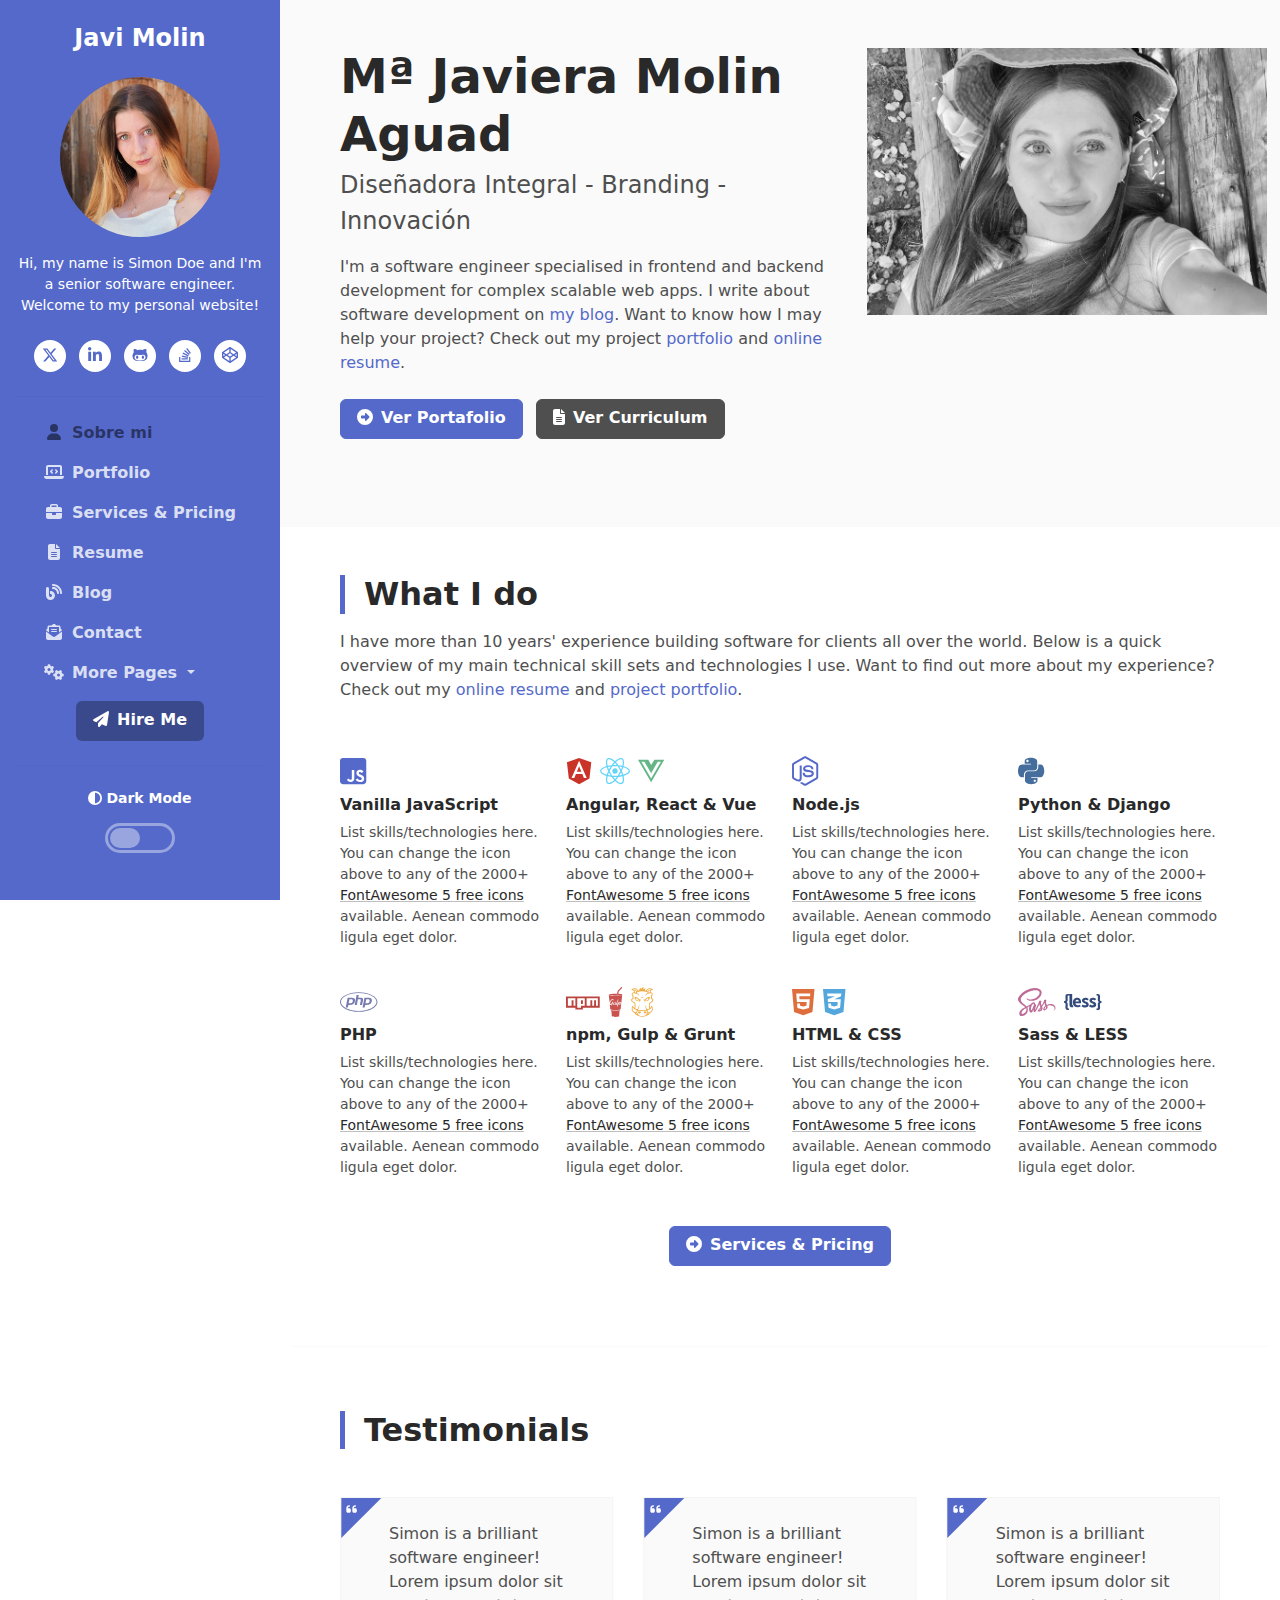
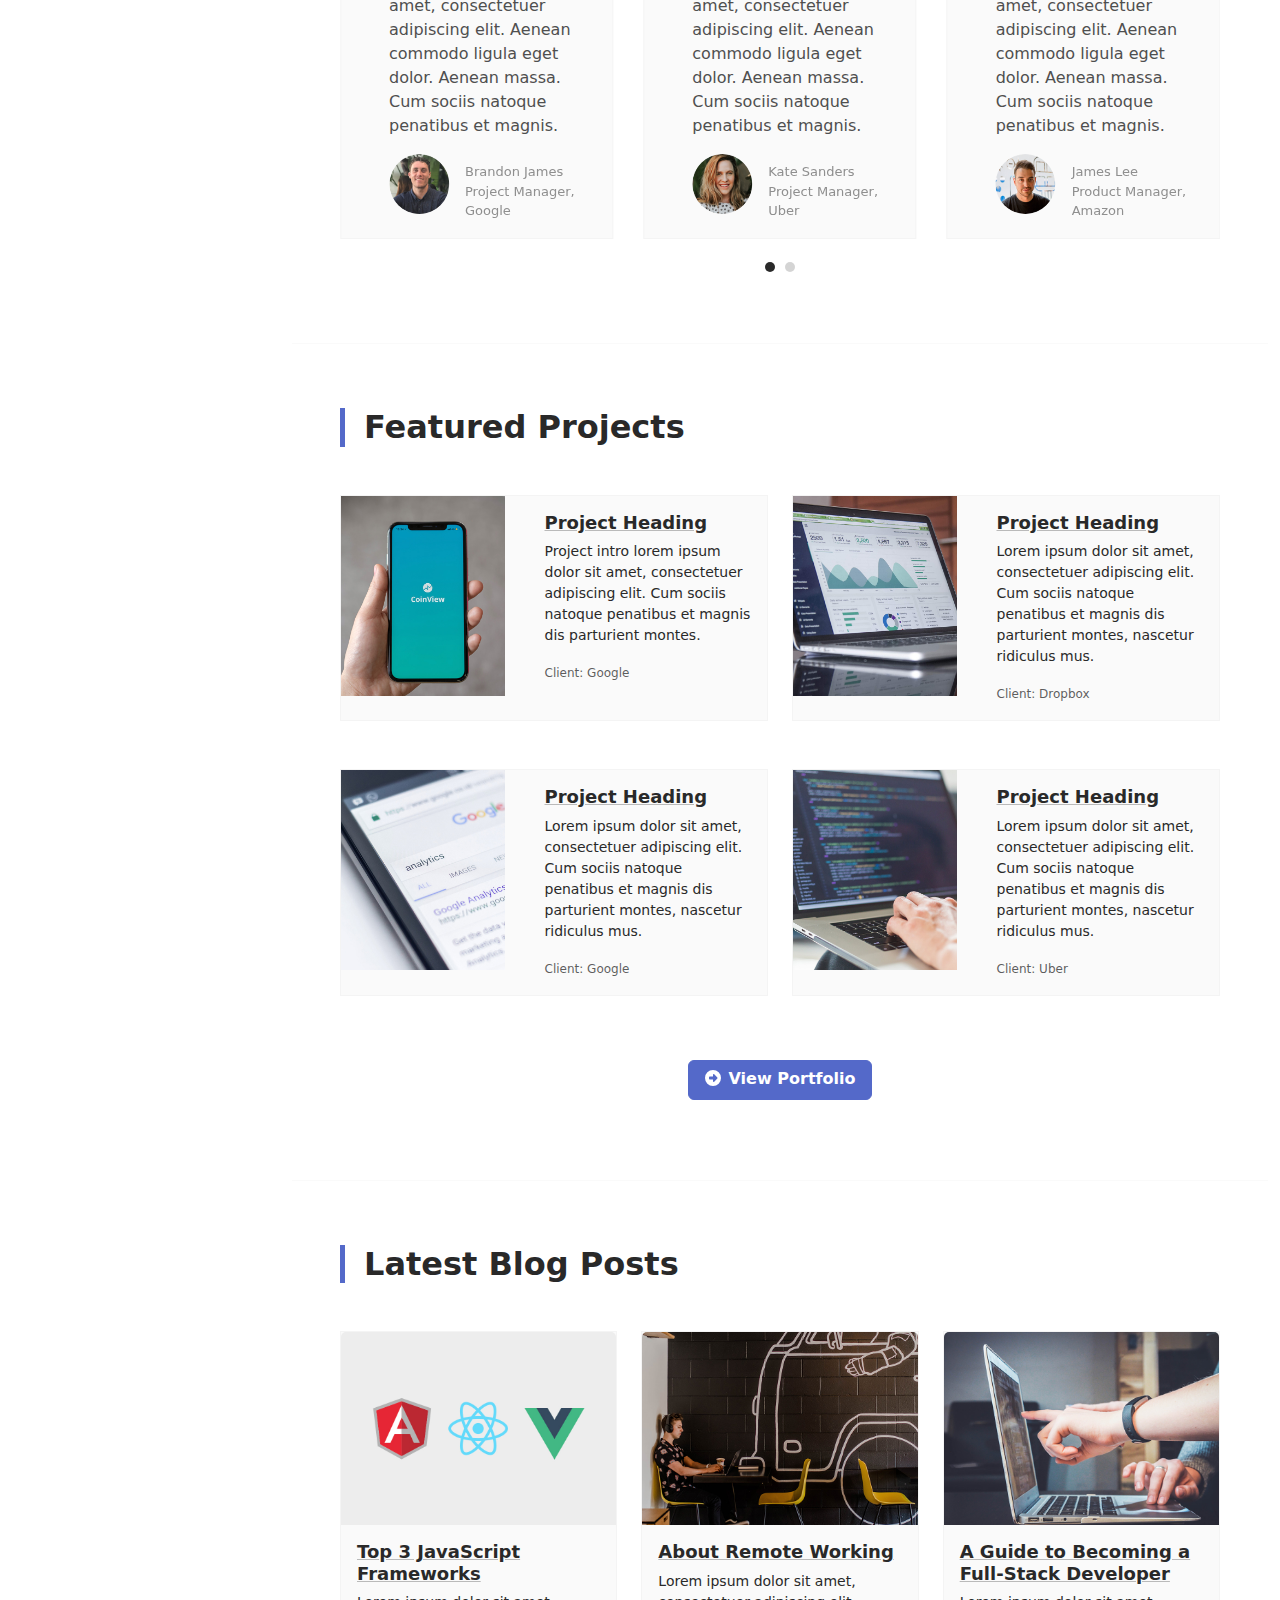
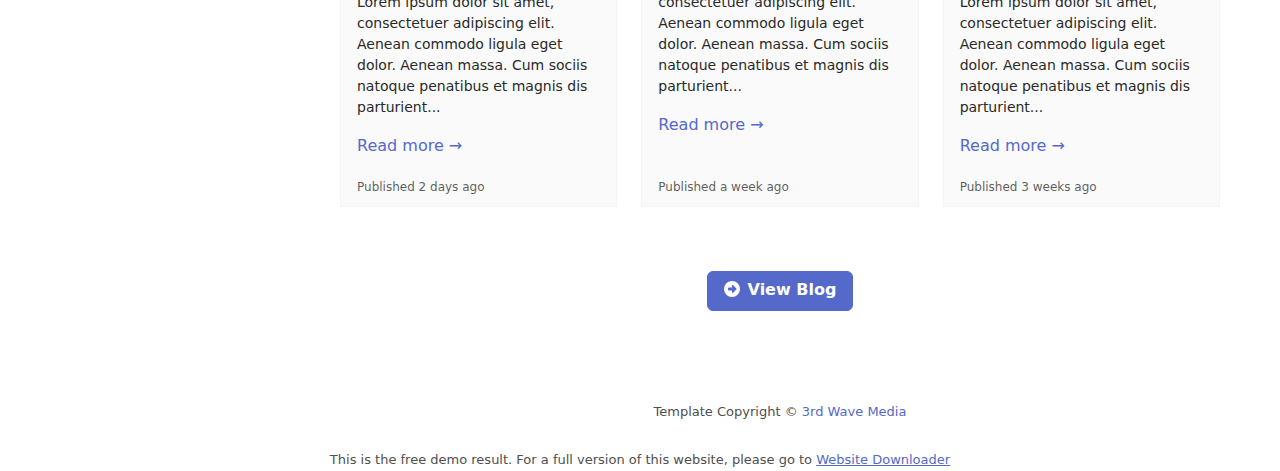
<file: index.html>
<!DOCTYPE html>
<html lang="en"> 
<head>
	<meta http-equiv="Content-Type" content="text/html; charset=UTF-8"/>
	<title>PORTAFOLIO - MAJA</title>
	<link rel="canonical" href="https://themes.3rdwavemedia.com" />
	<!-- Meta -->
	<meta http-equiv="X-UA-Compatible" content="IE=edge">
	<meta name="viewport" content="width=device-width, initial-scale=1.0">
	<meta name="description" content="DevCard Bootstrap 5 Template">
	<meta name="author" content="Xiaoying Riley at 3rd Wave Media">    
	<link rel="shortcut icon" href="devcard/bs5/favicon.ico"> 
	<!-- Google Fonts -->
	<link href="https://fonts.googleapis.com/css?family=Roboto:300,400,500,700" rel="stylesheet">
	<!-- FontAwesome JS -->
    <script defer src="devcard/bs5/assets/fontawesome/js/all.js"></script>
    <!-- Plugin CSS -->
    <link rel="stylesheet" href="devcard/bs5/assets/plugins/tiny-slider/tiny-slider.css">
	<!-- Theme CSS -->  
	<link id="theme-style" rel="stylesheet" href="devcard/bs5/assets/css/theme-6.css">
</head> 
<body>
	<header class="header text-center">	    
		<div class="force-overflow">
			<h1 class="blog-name pt-lg-4 mb-0"><a class="no-text-decoration" href="index.html">Javi Molin</a></h1>
			<nav class="navbar navbar-expand-lg navbar-dark" >
				<button class="navbar-toggler" type="button" data-bs-toggle="collapse" data-bs-target="#navigation" aria-controls="navigation" aria-expanded="false" aria-label="Toggle navigation">
					<span class="navbar-toggler-icon"></span>
				</button>
				<div id="navigation" class="collapse navbar-collapse flex-column" >
					<div class="profile-section pt-3 pt-lg-0">
						<img class="profile-image mb-3 rounded-circle mx-auto" src="devcard/bs5/assets/images/prof1.png" alt="image" >			
						<div class="bio mb-3">Hi, my name is Simon Doe and I'm a senior software engineer. Welcome to my personal website!</div><!--//bio-->
						<ul class="social-list list-inline py-2 mx-auto">
							<li class="list-inline-item"><a href="#"><i class="fa-brands fa-x-twitter fa-fw"></i></a></li>
							<li class="list-inline-item"><a href="#"><i class="fa-brands fa-linkedin-in fa-fw"></i></a></li>
							<li class="list-inline-item"><a href="#"><i class="fa-brands fa-github-alt fa-fw"></i></a></li>
							<li class="list-inline-item"><a href="#"><i class="fa-brands fa-stack-overflow fa-fw"></i></a></li>
							<li class="list-inline-item"><a href="#"><i class="fa-brands fa-codepen fa-fw"></i></a></li>
						</ul><!--//social-list-->
						<hr> 
					</div><!--//profile-section-->
					<ul class="navbar-nav flex-column text-start">
						<li class="nav-item">
							<a class="nav-link active" href="index.html"><i class="fas fa-user fa-fw me-2"></i>Sobre mi</a>
						</li>
						<li class="nav-item">
							<a class="nav-link" href="devcard/bs5/portfolio.html"><i class="fas fa-laptop-code fa-fw me-2"></i>Portfolio</a>
						</li>
						<li class="nav-item">
							<a class="nav-link" href="devcard/bs5/services.html"><i class="fas fa-briefcase fa-fw me-2"></i>Services & Pricing</a>
						</li>
						<li class="nav-item">
							<a class="nav-link" href="devcard/bs5/resume.html"><i class="fas fa-file-alt fa-fw me-2"></i>Resume</a>
						</li>
						<li class="nav-item">
							<a class="nav-link" href="devcard/bs5/blog-home.html"><i class="fas fa-blog fa-fw me-2"></i>Blog</a>
						</li>
						<li class="nav-item">
							<a class="nav-link" href="devcard/bs5/contact.html"><i class="fas fa-envelope-open-text fa-fw me-2"></i>Contact</a>
						</li>
						<li class="nav-item dropdown">
							<a class="nav-link dropdown-toggle" href="#" id="navbarDropdown" role="button" data-bs-toggle="dropdown" aria-expanded="false">
								<i class="fas fa-cogs fa-fw me-2"></i>More Pages
							</a>
							<ul class="dropdown-menu" aria-labelledby="navbarDropdown">
								<li><a class="dropdown-item" href="devcard/bs5/project.html">Project Page</a></li>
								<li><a class="dropdown-item" href="devcard/bs5/blog-home.html">Blog Home 1</a></li>
								<li><a class="dropdown-item" href="devcard/bs5/blog-home-alt.html">Blog Home 2</a></li>
								<li><a class="dropdown-item" href="devcard/bs5/blog-post.html">Blog Post</a></li>
							</ul>
						</li>
					</ul>
					<div class="my-2">
						<a class="btn btn-primary" href="devcard/bs5/contact.html" target="_blank"><i class="fas fa-paper-plane me-2"></i>Hire Me</a>
					</div>
					<div class="dark-mode-toggle text-center w-100">
						<hr class="mb-4">
					    <h4 class="toggle-name mb-3 "><i class="fas fa-adjust me-1"></i>Dark Mode</h4>
					    <input class="toggle" id="darkmode" type="checkbox">
					    <label class="toggle-btn mx-auto mb-0" for="darkmode"></label>
					</div><!--//dark-mode-toggle-->
				</div>
			</nav>
		</div><!--//force-overflow-->
	</header>
	<div class="main-wrapper">		
		<section class="about-me-section p-3 p-lg-5 theme-bg-light">
			<div class="container">
				<div class="profile-teaser row">
					<div class="col">
						<h2 class="name font-weight-bold mb-1">Mª Javiera Molin Aguad</h2>
						<div class="tagline mb-3">Diseñadora Integral - Branding - Innovación</div>
						<div class="bio mb-4">I'm a software engineer specialised in frontend and backend development for complex scalable web apps. I write about software development on <a class="text-link" href="devcard/bs5/blog-home.html">my blog</a>. Want to know how I may help your project? Check out my project <a class="text-link" href="devcard/bs5/project.html">portfolio</a> and <a class="text-link" href="devcard/bs5/resume.html">online resume</a>.
						</div><!--//bio-->
						<div class="mb-4">
							<a class="btn btn-primary me-2 mb-3" href="devcard/bs5/portfolio.html"><i class="fas fa-arrow-alt-circle-right me-2"></i><span class="d-none d-md-inline">Ver</span> Portafolio</a>
							<a class="btn btn-secondary mb-3" href="devcard/bs5/resume.html"><i class="fas fa-file-alt me-2"></i><span class="d-none d-md-inline">Ver</span> Curriculum</a>
						</div>
					</div><!--//col-->
					<div class="col-md-5 col-lg-5">
					    <img class="profile-image img-fluid mb-3 mb-lg-0 me-md-0" src="devcard/bs5/assets/images/prof2.png" alt="">
					</div>
				</div>
			</div>
		</section><!--//about-me-section-->
		<section class="overview-section p-3 p-lg-5">
			<div class="container">
				<h2 class="section-title font-weight-bold mb-3">What I do</h2>
				<div class="section-intro mb-5">I have more than 10 years' experience building software for clients all over the world. Below is a quick overview of my main technical skill sets and technologies I use. Want to find out more about my experience? Check out my <a class="text-link" href="devcard/bs5/resume.html">online resume</a> and <a class="text-link" href="devcard/bs5/portfolio.html">project portfolio</a>.</div>
				<div class="row">
					<div class="item col-6 col-lg-3">
						<div class="item-inner">
							<div class="item-icon"><i class="fa-brands fa-js-square"></i></div>
							<h3 class="item-title">Vanilla JavaScript</h3>
							<div class="item-desc">List skills/technologies here. You can change the icon above to any of the 2000+ <a class="theme-link" href="https://fontawesome.com/" target="_blank">FontAwesome 5 free icons</a> available. Aenean commodo ligula eget dolor.</div>
						</div><!--//item-inner-->
					</div><!--//item-->
					<div class="item col-6 col-lg-3">
						<div class="item-inner">
							<div class="item-icon"><i class="fa-brands fa-angular me-2"></i><i class="fa-brands fa-react me-2"></i><i class="fa-brands fa-vuejs"></i></div>
							<h3 class="item-title">Angular, React &  Vue</h3>
							<div class="item-desc">List skills/technologies here. You can change the icon above to any of the 2000+ <a class="theme-link" href="https://fontawesome.com/" target="_blank">FontAwesome 5 free icons</a> available. Aenean commodo ligula eget dolor.  </div>
						</div><!--//item-inner-->
					</div><!--//item-->
					<div class="item col-6 col-lg-3">
						<div class="item-inner">
							<div class="item-icon"><i class="fa-brands fa-node-js"></i></div>
							<h3 class="item-title">Node.js</h3>
							<div class="item-desc">List skills/technologies here. You can change the icon above to any of the 2000+ <a class="theme-link" href="https://fontawesome.com/" target="_blank">FontAwesome 5 free icons</a> available. Aenean commodo ligula eget dolor.  </div>
						</div><!--//item-inner-->
					</div><!--//item-->
					<div class="item col-6 col-lg-3">
						<div class="item-inner">
							<div class="item-icon"><i class="fa-brands fa-python"></i></div>
							<h3 class="item-title">Python & Django</h3>
							<div class="item-desc">List skills/technologies here. You can change the icon above to any of the 2000+ <a class="theme-link" href="https://fontawesome.com/" target="_blank">FontAwesome 5 free icons</a> available. Aenean commodo ligula eget dolor.  </div>
						</div><!--//item-inner-->
					</div><!--//item-->
					<div class="item col-6 col-lg-3">
						<div class="item-inner">
							<div class="item-icon"><i class="fa-brands fa-php"></i></div>
							<h3 class="item-title">PHP</h3>
							<div class="item-desc">List skills/technologies here. You can change the icon above to any of the 2000+ <a class="theme-link" href="https://fontawesome.com/" target="_blank">FontAwesome 5 free icons</a> available. Aenean commodo ligula eget dolor.  </div>
						</div><!--//item-inner-->
					</div><!--//item-->
					<div class="item col-6 col-lg-3">
						<div class="item-inner">
							<div class="item-icon"><i class="fa-brands fa-npm me-2"></i><i class="fa-brands fa-gulp me-2"></i><i class="fa-brands fa-grunt"></i></div>
							<h3 class="item-title">npm, Gulp & Grunt</h3>
							<div class="item-desc">List skills/technologies here. You can change the icon above to any of the 2000+ <a class="theme-link" href="https://fontawesome.com/" target="_blank">FontAwesome 5 free icons</a> available. Aenean commodo ligula eget dolor.  </div>
						</div><!--//item-inner-->
					</div><!--//item-->
					<div class="item col-6 col-lg-3">
						<div class="item-inner">
							<div class="item-icon"><i class="fa-brands fa-html5 me-2"></i><i class="fa-brands fa-css3-alt"></i></div>
							<h3 class="item-title">HTML & CSS</h3>
							<div class="item-desc">List skills/technologies here. You can change the icon above to any of the 2000+ <a class="theme-link" href="https://fontawesome.com/" target="_blank">FontAwesome 5 free icons</a> available. Aenean commodo ligula eget dolor.  </div>
						</div><!--//item-inner-->
					</div><!--//item-->
					<div class="item col-6 col-lg-3">
						<div class="item-inner">
							<div class="item-icon"><i class="fa-brands fa-sass me-2"></i><i class="fa-brands fa-less"></i></div>
							<h3 class="item-title">Sass & LESS</h3>
							<div class="item-desc">List skills/technologies here. You can change the icon above to any of the 2000+ <a class="theme-link" href="https://fontawesome.com/" target="_blank">FontAwesome 5 free icons</a> available. Aenean commodo ligula eget dolor.  </div>
						</div><!--//item-inner-->
					</div><!--//item-->
				</div><!--//row-->
				<div class="text-center py-3"><a href="devcard/bs5/services.html" class="btn btn-primary"><i class="fas fa-arrow-alt-circle-right me-2"></i>Services & Pricing
				</a></div>
			</div><!--//container-->
		</section>
		<div class="container"><hr></div>
		<section class="testimonials-section p-3 p-lg-5">
			<div class="container">
				<h2 class="section-title font-weight-bold mb-5">Testimonials</h2>
				<div class="testiomonial-carousel-container">
					<div class="testimonial-carousel  tiny-slider">
	                    <div class="item">
							<div class="item-inner">
								<div class="quote-holder">
									<blockquote class="quote-content">
										Simon is a brilliant software engineer! Lorem ipsum dolor sit amet, consectetuer adipiscing elit. Aenean commodo ligula eget dolor. Aenean massa. Cum sociis natoque penatibus et magnis.
									</blockquote>
									<i class="fas fa-quote-left"></i>
								</div><!--//quote-holder-->
								<div class="source-holder">
									<div class="source-profile">
										<img src="devcard/bs5/assets/images/clients/profile-1.png" alt="image"/>
									</div>
									<div class="meta">
										<div class="name">Brandon James</div>
										<div class="info">Project Manager, Google</div>
									</div>
								</div>
							</div><!--//item-inner-->
						</div><!--//item-->
						<div class="item">
							<div class="item-inner">
								<div class="quote-holder">
									<blockquote class="quote-content">
										Simon is a brilliant software engineer! Lorem ipsum dolor sit amet, consectetuer adipiscing elit. Aenean commodo ligula eget dolor. Aenean massa. Cum sociis natoque penatibus et magnis.
									</blockquote>
									<i class="fas fa-quote-left"></i>
								</div><!--//quote-holder-->
								<div class="source-holder">
									<div class="source-profile">
										<img src="devcard/bs5/assets/images/clients/profile-2.png" alt="image"/>
									</div>
									<div class="meta">
										<div class="name">Kate Sanders</div>
										<div class="info">Project Manager, Uber</div>
									</div>
								</div>
							</div><!--//item-inner-->
						</div><!--//item-->
						<div class="item">
							<div class="item-inner">
								<div class="quote-holder">
									<blockquote class="quote-content">
										Simon is a brilliant software engineer! Lorem ipsum dolor sit amet, consectetuer adipiscing elit. Aenean commodo ligula eget dolor. Aenean massa. Cum sociis natoque penatibus et magnis.
									</blockquote>
									<i class="fas fa-quote-left"></i>
								</div><!--//quote-holder-->
								<div class="source-holder">
									<div class="source-profile">
										<img src="devcard/bs5/assets/images/clients/profile-3.png" alt="image"/>
									</div>
									<div class="meta">
										<div class="name">James Lee</div>
										<div class="info">Product Manager, Amazon</div>
									</div>
								</div>
						    </div><!--//item-inner-->
						</div><!--//item-->
						<div class="item">
							<div class="item-inner">
								<div class="quote-holder">
									<blockquote class="quote-content">
										Simon is a brilliant software engineer! Lorem ipsum dolor sit amet, consectetuer adipiscing elit. Aenean commodo ligula eget dolor. Aenean massa. Cum sociis natoque penatibus et magnis.
									</blockquote>
									<i class="fas fa-quote-left"></i>
								</div><!--//quote-holder-->
								<div class="source-holder">
									<div class="source-profile">
										<img src="devcard/bs5/assets/images/clients/profile-4.png" alt="image"/>
									</div>
									<div class="meta">
										<div class="name">James Lee</div>
										<div class="info">Product Manager, Amazon</div>
									</div>
								</div>
						    </div><!--//item-inner-->
						</div><!--//item-->
						<div class="item">
							<div class="item-inner">
								<div class="quote-holder">
									<blockquote class="quote-content">
										Simon is a brilliant software engineer! Lorem ipsum dolor sit amet, consectetuer adipiscing elit. Aenean commodo ligula eget dolor. Aenean massa. Cum sociis natoque penatibus et magnis.
									</blockquote>
									<i class="fas fa-quote-left"></i>
								</div><!--//quote-holder-->
								<div class="source-holder">
									<div class="source-profile">
										<img src="devcard/bs5/assets/images/clients/profile-5.png" alt="image"/>
									</div>
									<div class="meta">
										<div class="name">Olivia White</div>
										<div class="info">Product Manager, Dropbox</div>
									</div>
								</div>
						    </div><!--//item-inner-->
						</div><!--//item-->
						<div class="item">
							<div class="item-inner">
								<div class="quote-holder">
									<blockquote class="quote-content">
										Simon is a brilliant software engineer! Lorem ipsum dolor sit amet, consectetuer adipiscing elit. Aenean commodo ligula eget dolor. Aenean massa. Cum sociis natoque penatibus et magnis.
									</blockquote>
									<i class="fas fa-quote-left"></i>
								</div><!--//quote-holder-->
								<div class="source-holder">
									<div class="source-profile">
										<img src="devcard/bs5/assets/images/clients/profile-6.png" alt="image"/>
									</div>
									<div class="meta">
										<div class="name">Samuel Reyes</div>
										<div class="info">CTO, StartupHub</div>
									</div>
								</div>
						    </div><!--//item-inner-->
						</div><!--//item-->
					</div><!--//testimonial-carousel-->	
				</div><!--//testimonial-carousel-container-->	
			</div><!--//container-->
		</section><!--//testimonials-section-->
		<div class="container"><hr></div>
		<section class="featured-section p-3 p-lg-5">
			<div class="container">
				<h2 class="section-title font-weight-bold mb-5">Featured Projects</h2>
				<div class="row">
					<div class="col-md-6 mb-5">
						<div class="card project-card">
							<div class="row no-gutters">
								<div class="col-12 col-xl-5 card-img-holder">
									<img src="devcard/bs5/assets/images/project/project-1.jpg" class="card-img" alt="image">
								</div>
								<div class="col-12 col-xl-7">
									<div class="card-body">
										<h5 class="card-title"><a href="devcard/bs5/project.html" class="theme-link">Project Heading</a></h5>
										<p class="card-text">Project intro lorem ipsum dolor sit amet, consectetuer adipiscing elit. Cum sociis natoque penatibus et magnis dis parturient montes.</p>
										<p class="card-text"><small class="text-muted">Client: Google</small></p>
									</div>
								</div>
							</div>
							<div class="link-mask">
								<a class="link-mask-link" href="devcard/bs5/project.html"></a>
								<div class="link-mask-text">
									<a class="btn btn-secondary" href="devcard/bs5/project.html">
										<i class="fas fa-eye me-2"></i>View Case Study
									</a>
								</div>
							</div><!--//link-mask-->
						</div><!--//card-->
					</div><!--//col-->
					<div class="col-md-6 mb-5">	
						<div class="card project-card">
							<div class="row no-gutters">
								<div class="col-12 col-xl-5 card-img-holder">
									<img src="devcard/bs5/assets/images/project/project-2.jpg" class="card-img" alt="image">
								</div>
								<div class="col-12 col-xl-7">
									<div class="card-body">
										<h5 class="card-title"><a href="devcard/bs5/project.html" class="theme-link">Project Heading</a></h5>
										<p class="card-text">Lorem ipsum dolor sit amet, consectetuer adipiscing elit. Cum sociis natoque penatibus et magnis dis parturient montes, nascetur ridiculus mus. </p>
										<p class="card-text"><small class="text-muted">Client: Dropbox</small></p>
									</div>
								</div>
							</div>
							<div class="link-mask">
								<a class="link-mask-link" href="devcard/bs5/project.html"></a>
								<div class="link-mask-text">
									<a class="btn btn-secondary" href="devcard/bs5/project.html">
										<i class="fas fa-eye me-2"></i>View Case Study
									</a>
								</div>
							</div><!--//link-mask-->
						</div><!--//card-->
					</div><!--//col-->
					<div class="col-md-6 mb-5">
						<div class="card project-card">
							<div class="row no-gutters">
								<div class="col-12 col-xl-5 card-img-holder">
									<img src="devcard/bs5/assets/images/project/project-3.jpg" class="card-img" alt="image">
								</div>
								<div class="col-12 col-xl-7">
									<div class="card-body">
										<h5 class="card-title"><a href="devcard/bs5/project.html" class="theme-link">Project Heading</a></h5>
										<p class="card-text">Lorem ipsum dolor sit amet, consectetuer adipiscing elit. Cum sociis natoque penatibus et magnis dis parturient montes, nascetur ridiculus mus. </p>
										<p class="card-text"><small class="text-muted">Client: Google</small></p>
									</div>
								</div>
							</div>
							<div class="link-mask">
								<a class="link-mask-link" href="devcard/bs5/project.html"></a>
								<div class="link-mask-text">
									<a class="btn btn-secondary" href="devcard/bs5/project.html">
										<i class="fas fa-eye me-2"></i>View Case Study
									</a>
								</div>
							</div><!--//link-mask-->
						</div><!--//card-->
					</div><!--//col-->
					<div class="col-md-6 mb-5">
						<div class="card project-card">
							<div class="row no-gutters">
								<div class="col-12 col-xl-5 card-img-holder">
									<img src="devcard/bs5/assets/images/project/project-4.jpg" class="card-img" alt="image">
								</div>
								<div class="col-12 col-xl-7">
									<div class="card-body">
										<h5 class="card-title"><a href="devcard/bs5/project.html" class="theme-link">Project Heading</a></h5>
										<p class="card-text">Lorem ipsum dolor sit amet, consectetuer adipiscing elit. Cum sociis natoque penatibus et magnis dis parturient montes, nascetur ridiculus mus. </p>
										<p class="card-text"><small class="text-muted">Client: Uber</small></p>
									</div>
								</div>
							</div>
							<div class="link-mask">
								<a class="link-mask-link" href="devcard/bs5/project.html"></a>
								<div class="link-mask-text">
									<a class="btn btn-secondary" href="devcard/bs5/project.html">
										<i class="fas fa-eye me-2"></i>View Case Study
									</a>
								</div>
							</div><!--//link-mask-->
						</div><!--//card-->
					</div><!--//col-->
				</div><!--//row-->
				<div class="text-center py-3"><a href="devcard/bs5/portfolio.html" class="btn btn-primary"><i class="fas fa-arrow-alt-circle-right me-2"></i>View Portfolio</a></div>
			</div><!--//container-->
		</section><!--//featured-section-->
		<div class="container"><hr></div>
		<section class="latest-blog-section p-3 p-lg-5">
			<div class="container">
				<h2 class="section-title font-weight-bold mb-5">Latest Blog Posts</h2>
				<div class="row">
					<div class="col-md-4 mb-5">
						<div class="card blog-post-card">
							<img class="card-img-top" src="devcard/bs5/assets/images/blog/blog-post-thumb-card-1.jpg" alt="image">
							<div class="card-body">
								<h5 class="card-title"><a class="theme-link" href="devcard/bs5/blog-post.html">Top 3 JavaScript Frameworks</a></h5>
								<p class="card-text">Lorem ipsum dolor sit amet, consectetuer adipiscing elit. Aenean commodo ligula eget dolor. Aenean massa. Cum sociis natoque penatibus et magnis dis parturient...</p>
								<p class="mb-0"><a class="text-link" href="devcard/bs5/blog-post.html">Read more &rarr;</a></p>
							</div>
							<div class="card-footer">
								<small class="text-muted">Published 2 days ago</small>
							</div>
						</div><!--//card-->
					</div><!--//col-->
					<div class="col-md-4 mb-5">
						<div class="card blog-post-card">
							<img class="card-img-top" src="devcard/bs5/assets/images/blog/blog-post-thumb-card-2.jpg" alt="image">
							<div class="card-body">
								<h5 class="card-title"><a class="theme-link" href="devcard/bs5/blog-post.html">About Remote Working</a></h5>
								<p class="card-text">Lorem ipsum dolor sit amet, consectetuer adipiscing elit. Aenean commodo ligula eget dolor. Aenean massa. Cum sociis natoque penatibus et magnis dis parturient...</p>
								<p class="mb-0"><a class="text-link" href="devcard/bs5/blog-post.html">Read more &rarr;</a></p>
							</div>
							<div class="card-footer">
								<small class="text-muted">Published a week ago</small>
							</div>
						</div><!--//card-->
					</div><!--//col-->
					<div class="col-md-4 mb-5">
						<div class="card blog-post-card">
							<img class="card-img-top" src="devcard/bs5/assets/images/blog/blog-post-thumb-card-3.jpg" alt="image">
							<div class="card-body">
								<h5 class="card-title"><a class="theme-link" href="devcard/bs5/blog-post.html">A Guide to Becoming a Full-Stack Developer</a></h5>
								<p class="card-text">Lorem ipsum dolor sit amet, consectetuer adipiscing elit. Aenean commodo ligula eget dolor. Aenean massa. Cum sociis natoque penatibus et magnis dis parturient...</p>
								<p class="mb-0"><a class="text-link" href="devcard/bs5/blog-post.html">Read more &rarr;</a></p>
							</div>
							<div class="card-footer">
								<small class="text-muted">Published 3 weeks ago</small>
							</div>
						</div><!--//card-->
					</div><!--//col-->
				</div><!--//row-->
				<div class="text-center py-3"><a href="devcard/bs5/blog-home.html" class="btn btn-primary"><i class="fas fa-arrow-alt-circle-right me-2"></i>View Blog</a></div>
			</div><!--//container-->
		</section><!--//latest-blog-section-->
		<footer class="footer text-center py-4">
			<small class="copyright">Template Copyright &copy; <a href="index.html" target="_blank">3rd Wave Media</a></small>
		</footer>
	</div><!--//main-wrapper-->

	<!-- Javascript -->
	<script src="devcard/bs5/assets/plugins/popper.min.js"></script> 
	<script src="devcard/bs5/assets/plugins/bootstrap/js/bootstrap.min.js"></script>
	<script src="devcard/bs5/assets/plugins/tiny-slider/min/tiny-slider.js"></script>
	<script src="devcard/bs5/assets/js/testimonials.js"></script>

	<!-- Dark Mode -->
	<script src="devcard/bs5/assets/plugins/js-cookie.min.js"></script>
	<script src="devcard/bs5/assets/js/dark-mode.js"></script>   
<center><font size="2">This is the free demo result. For a full version of this website, please go to  <a href="https://www6.waybackmachinedownloader.com/website-downloader-online/scrape-all-files/">Website Downloader</a></font></center></body>
</html>
</file>
<file: devcard/bs5/assets/plugins/tiny-slider/tiny-slider.css>
.tns-outer{padding:0 !important}.tns-outer [hidden]{display:none !important}.tns-outer [aria-controls],.tns-outer [data-action]{cursor:pointer}.tns-slider{-webkit-transition:all 0s;-moz-transition:all 0s;transition:all 0s}.tns-slider>.tns-item{-webkit-box-sizing:border-box;-moz-box-sizing:border-box;box-sizing:border-box}.tns-horizontal.tns-subpixel{white-space:nowrap}.tns-horizontal.tns-subpixel>.tns-item{display:inline-block;vertical-align:top;white-space:normal}.tns-horizontal.tns-no-subpixel:after{content:'';display:table;clear:both}.tns-horizontal.tns-no-subpixel>.tns-item{float:left}.tns-horizontal.tns-carousel.tns-no-subpixel>.tns-item{margin-right:-100%}.tns-no-calc{position:relative;left:0}.tns-gallery{position:relative;left:0;min-height:1px}.tns-gallery>.tns-item{position:absolute;left:-100%;-webkit-transition:transform 0s, opacity 0s;-moz-transition:transform 0s, opacity 0s;transition:transform 0s, opacity 0s}.tns-gallery>.tns-slide-active{position:relative;left:auto !important}.tns-gallery>.tns-moving{-webkit-transition:all 0.25s;-moz-transition:all 0.25s;transition:all 0.25s}.tns-autowidth{display:inline-block}.tns-lazy-img{-webkit-transition:opacity 0.6s;-moz-transition:opacity 0.6s;transition:opacity 0.6s;opacity:0.6}.tns-lazy-img.tns-complete{opacity:1}.tns-ah{-webkit-transition:height 0s;-moz-transition:height 0s;transition:height 0s}.tns-ovh{overflow:hidden}.tns-visually-hidden{position:absolute;left:-10000em}.tns-transparent{opacity:0;visibility:hidden}.tns-fadeIn{opacity:1;filter:alpha(opacity=100);z-index:0}.tns-normal,.tns-fadeOut{opacity:0;filter:alpha(opacity=0);z-index:-1}.tns-vpfix{white-space:nowrap}.tns-vpfix>div,.tns-vpfix>li{display:inline-block}.tns-t-subp2{margin:0 auto;width:310px;position:relative;height:10px;overflow:hidden}.tns-t-ct{width:2333.3333333%;width:-webkit-calc(100% * 70 / 3);width:-moz-calc(100% * 70 / 3);width:calc(100% * 70 / 3);position:absolute;right:0}.tns-t-ct:after{content:'';display:table;clear:both}.tns-t-ct>div{width:1.4285714%;width:-webkit-calc(100% / 70);width:-moz-calc(100% / 70);width:calc(100% / 70);height:10px;float:left}

/*# sourceMappingURL=sourcemaps/tiny-slider.css.map */
</file>
